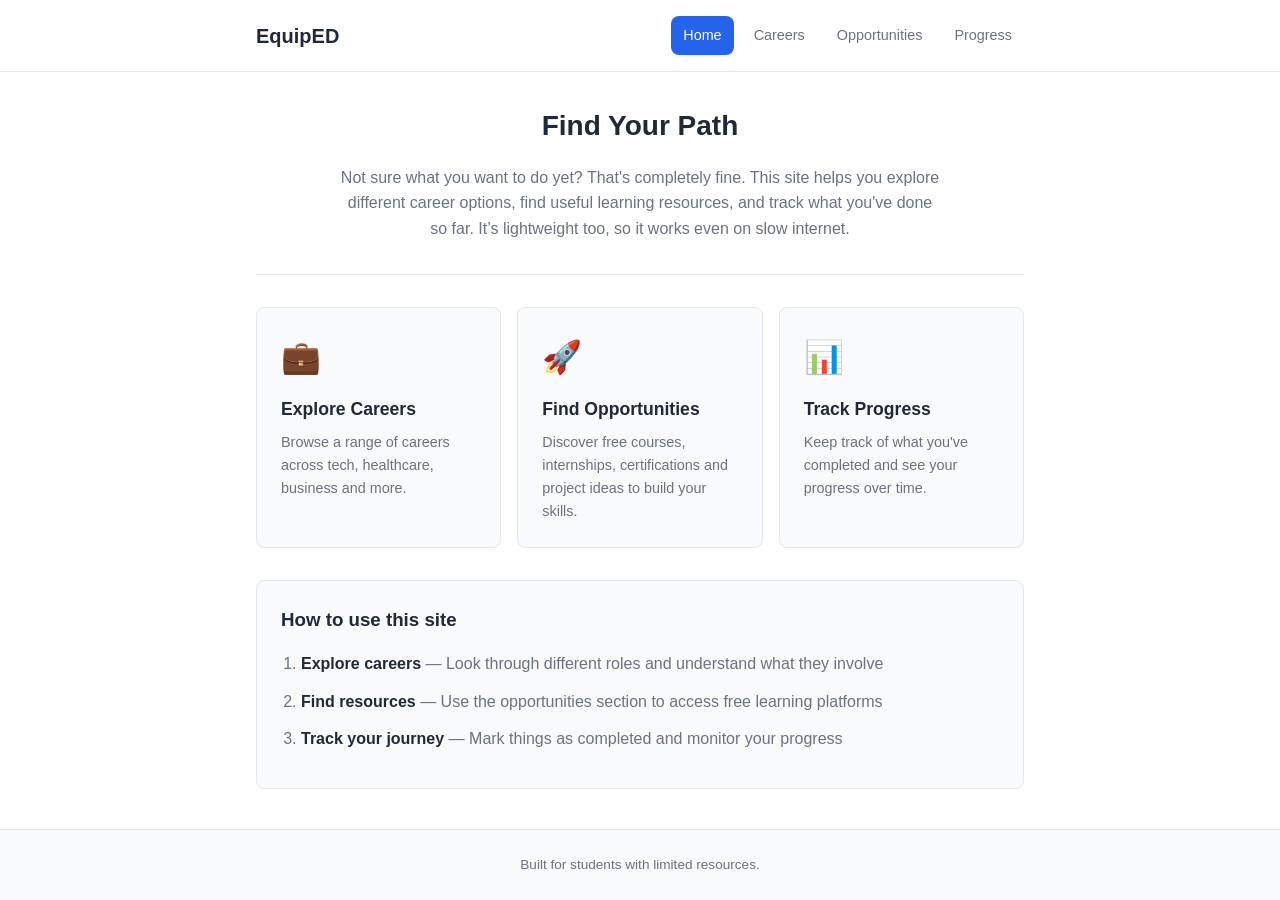
<file: index.html>
<!DOCTYPE html>
<html lang="en">
<head>
    <meta charset="UTF-8">
    <meta name="viewport" content="width=device-width, initial-scale=1.0">
    <meta name="description" content="A  guide to explore careers and opportunities for students">
    <title>EquipED</title>
    <link rel="stylesheet" href="css/styles.css">
</head>
<body>
    <header class="header">
        <div class="container">
            <h1 class="logo">EquipED</h1>
            <nav class="nav">
                <a href="index.html" class="nav-link active">Home</a>
                <a href="careers.html" class="nav-link">Careers</a>
                <a href="opportunities.html" class="nav-link">Opportunities</a>
                <a href="progress.html" class="nav-link">Progress</a>
            </nav>
        </div>
    </header>
    <main class="container">
        <!-- intro section -->
        <section class="hero">
            <h2>Find Your Path</h2>
            <p class="hero-text">
                Not sure what you want to do yet? That's completely fine.
                This site helps you explore different career options,
                find useful learning resources, and track what you've done so far.
                It’s lightweight too, so it works even on slow internet.
            </p>
        </section>
        <!-- main features -->
        <section class="features">
            <a href="careers.html" class="feature-card">
                <span class="feature-icon">💼</span>
                <h3>Explore Careers</h3>
                <p>
                    Browse a range of careers across tech, healthcare,
                    business and more.
                </p>
            </a>
            <a href="opportunities.html" class="feature-card">
                <span class="feature-icon">🚀</span>
                <h3>Find Opportunities</h3>
                <p>
                    Discover free courses, internships, certifications
                    and project ideas to build your skills.
                </p>
            </a>
            <a href="progress.html" class="feature-card">
                <span class="feature-icon">📊</span>
                <h3>Track Progress</h3>
                <p>
                    Keep track of what you've completed and see your progress
                    over time.
                </p>
            </a>
        </section>
        <!-- how to use -->
        <section class="getting-started">
            <h3>How to use this site</h3>
            <ol class="steps-list">
                <li>
                    <strong>Explore careers</strong> —
                 Look through different roles and understand what they involve
                </li>
                <li>
                    <strong>Find resources</strong> —
                    Use the opportunities section to access free learning platforms
                </li>
                <li>
                    <strong>Track your journey</strong> —
                    Mark things as completed and monitor your progress
                </li>
            </ol>
        </section>
    </main>
    <footer class="footer">
        <div class="container">
            <p>
                Built for students with limited resources.
            </p>
        </div>
    </footer>
    <script src="js/app.js"></script>
</body>
</html>
</file>
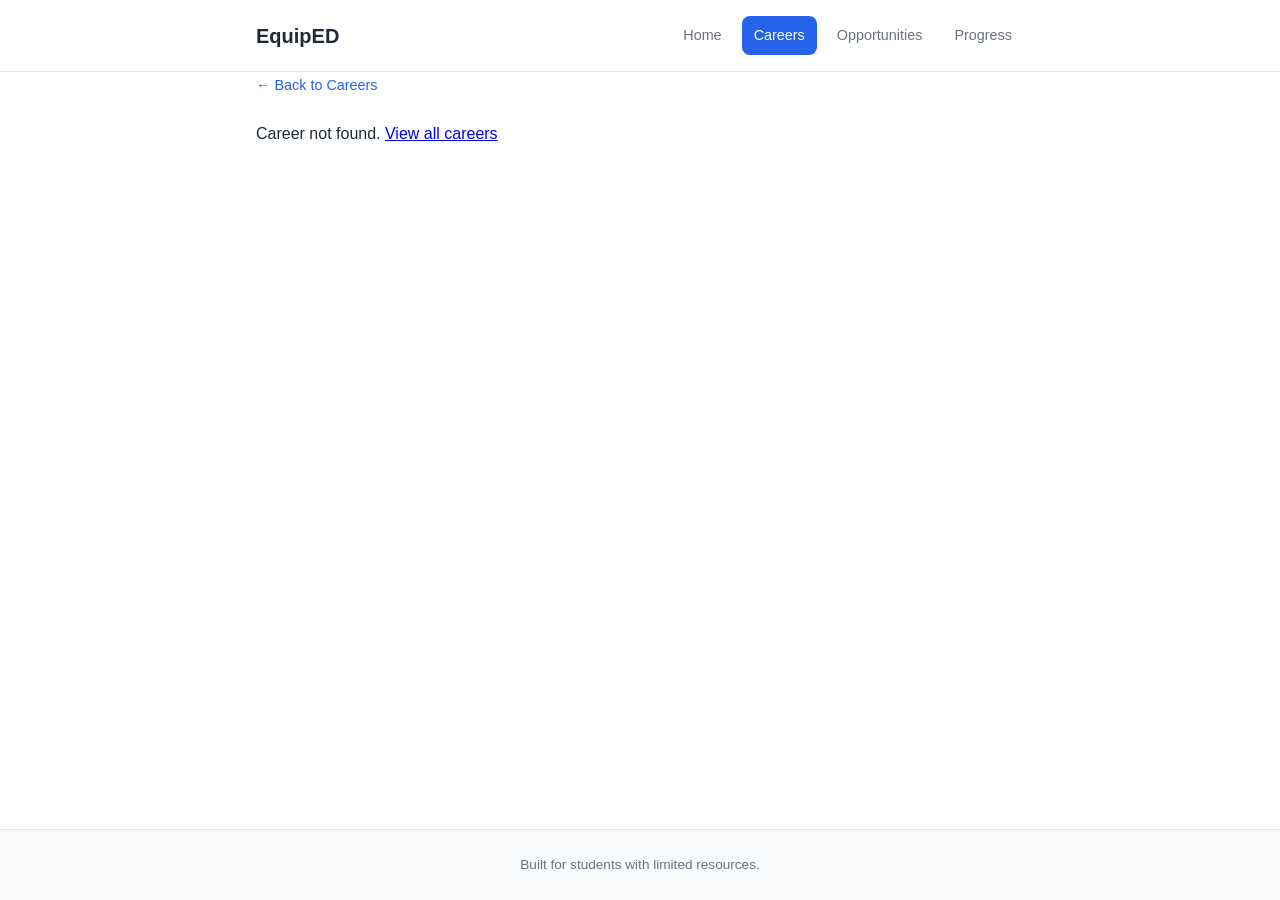
<file: career-detail.html>
<!DOCTYPE html>
<html lang="en">
<head>
    <meta charset="UTF-8">
    <meta name="viewport" content="width=device-width, initial-scale=1.0">
    <title>Career Details - EquipED</title>
    <link rel="stylesheet" href="css/styles.css">
</head>
<body>
    <header class="header">
        <div class="container">
            <h1 class="logo">EquipED</h1>
            <nav class="nav">
                <a href="index.html" class="nav-link">Home</a>
                <a href="careers.html" class="nav-link active">Careers</a>
                <a href="opportunities.html" class="nav-link">Opportunities</a>
                <a href="progress.html" class="nav-link">Progress</a>
            </nav>
        </div>
    </header>

    <main class="container">
        <a href="careers.html" class="back-link">← Back to Careers</a>
        
        <article class="career-detail" id="careerDetail">
            <!-- Career details will be loaded here by JavaScript -->
        </article>
    </main>

    <footer class="footer">
        <div class="container">
            <p>Built for students with limited resources.</p>
        </div>
    </footer>
<script src="js/app.js"></script>
    <script>
        document.addEventListener('DOMContentLoaded', function() {
            renderCareerDetail();
        });
    </script>
</body>
</html>
</file>
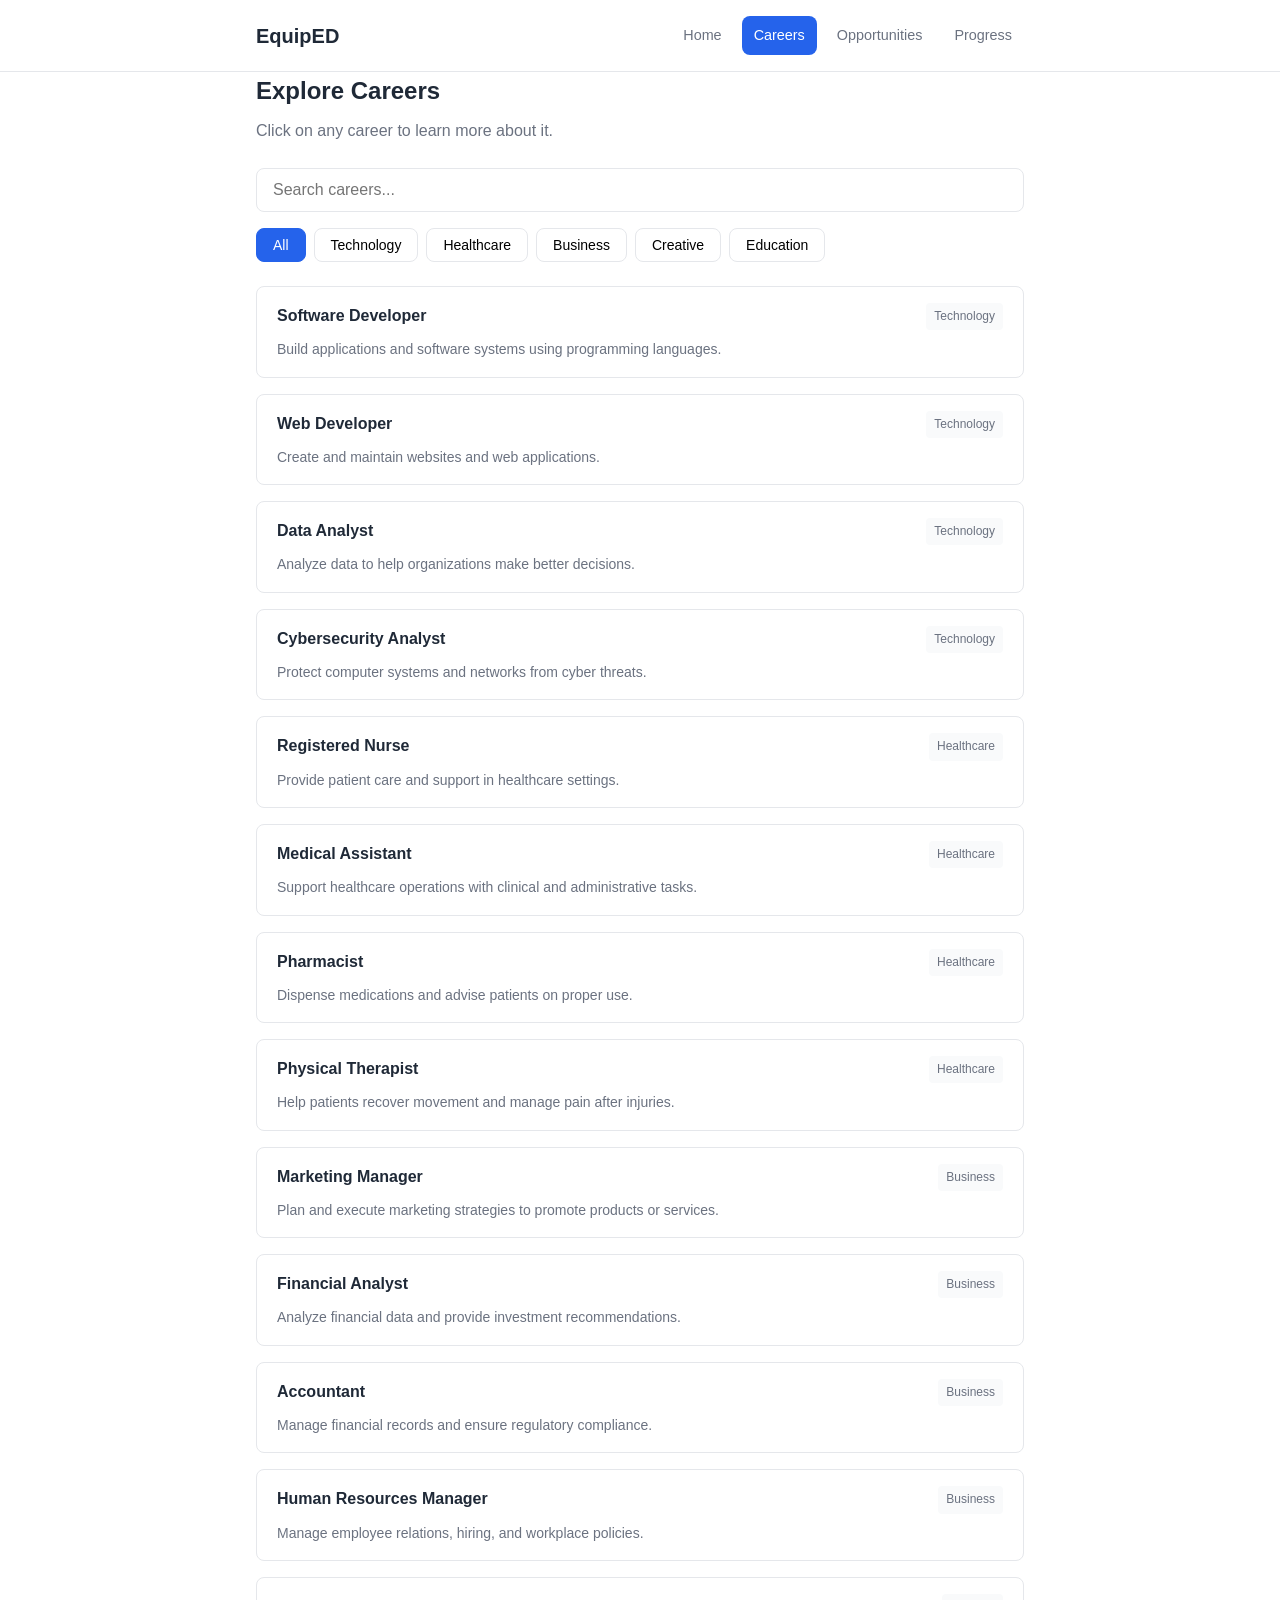
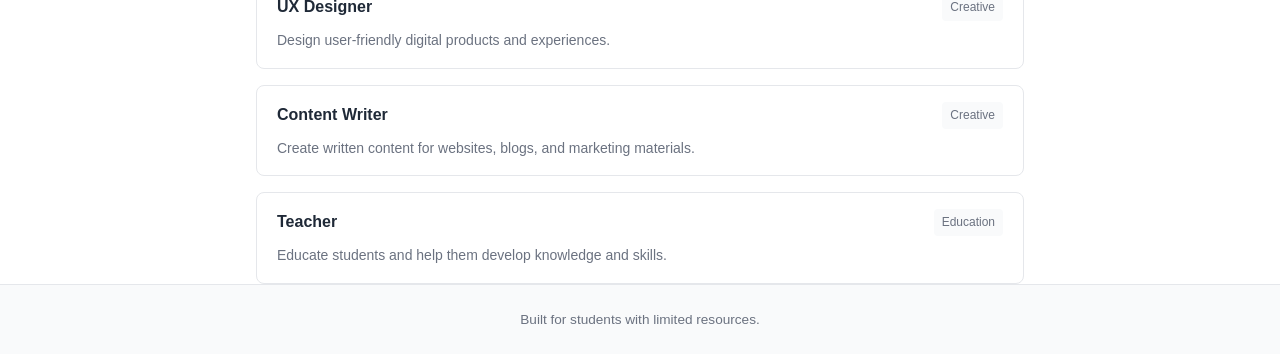
<file: careers.html>
<!DOCTYPE html>
<html lang="en">
<head>
    <meta charset="UTF-8">
    <meta name="viewport" content="width=device-width, initial-scale=1.0">
    <title>Explore Careers - EquipED</title>
    <link rel="stylesheet" href="css/styles.css">
</head>
<body>
    <header class="header">
        <div class="container">
            <h1 class="logo">EquipED</h1>
            <nav class="nav">
                <a href="index.html" class="nav-link">Home</a>
                <a href="careers.html" class="nav-link active">Careers</a>
                <a href="opportunities.html" class="nav-link">Opportunities</a>
                <a href="progress.html" class="nav-link">Progress</a>
            </nav>
        </div>
    </header>

    <main class="container">
        <section class="page-header">
            <h2>Explore Careers</h2>
            <p>Click on any career to learn more about it.</p>
        </section>

        <div class="search-box">
            <input type="text" id="careerSearch" placeholder="Search careers..." class="search-input">
        </div>

        <div class="filter-tabs">
            <button class="filter-btn active" data-filter="all">All</button>
            <button class="filter-btn" data-filter="technology">Technology</button>
            <button class="filter-btn" data-filter="healthcare">Healthcare</button>
            <button class="filter-btn" data-filter="business">Business</button>
            <button class="filter-btn" data-filter="creative">Creative</button>
            <button class="filter-btn" data-filter="education">Education</button>
        </div>

        <div class="careers-grid" id="careersGrid">
            <!-- Careers will be loaded here by JavaScript -->
        </div>
    </main>

    <footer class="footer">
        <div class="container">
            <p>Built for students with limited resources.</p>
        </div>
    </footer>
<script src="js/app.js"></script>
    <script>
        document.addEventListener('DOMContentLoaded', function() {
            renderCareers();
            setupCareerSearch();
            setupCareerFilters();
        });
    </script>
</body>
</html>
</file>
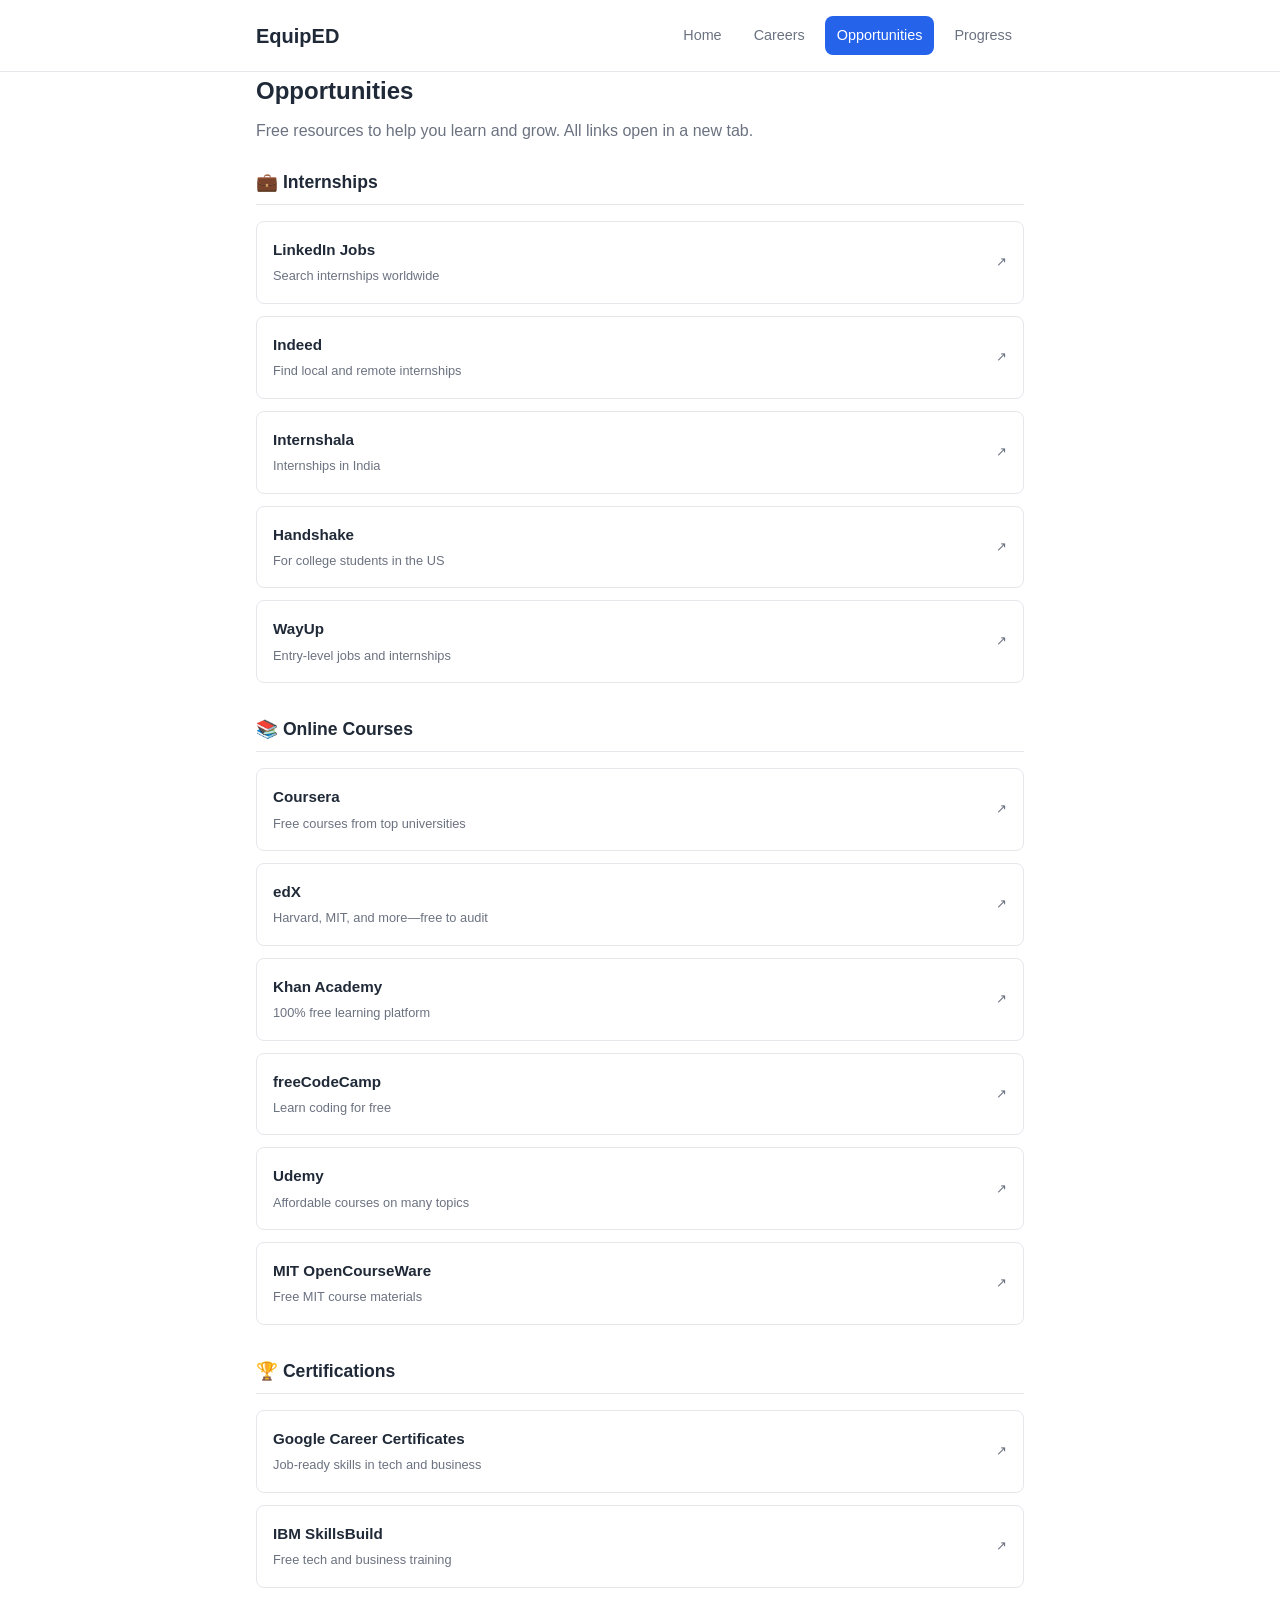
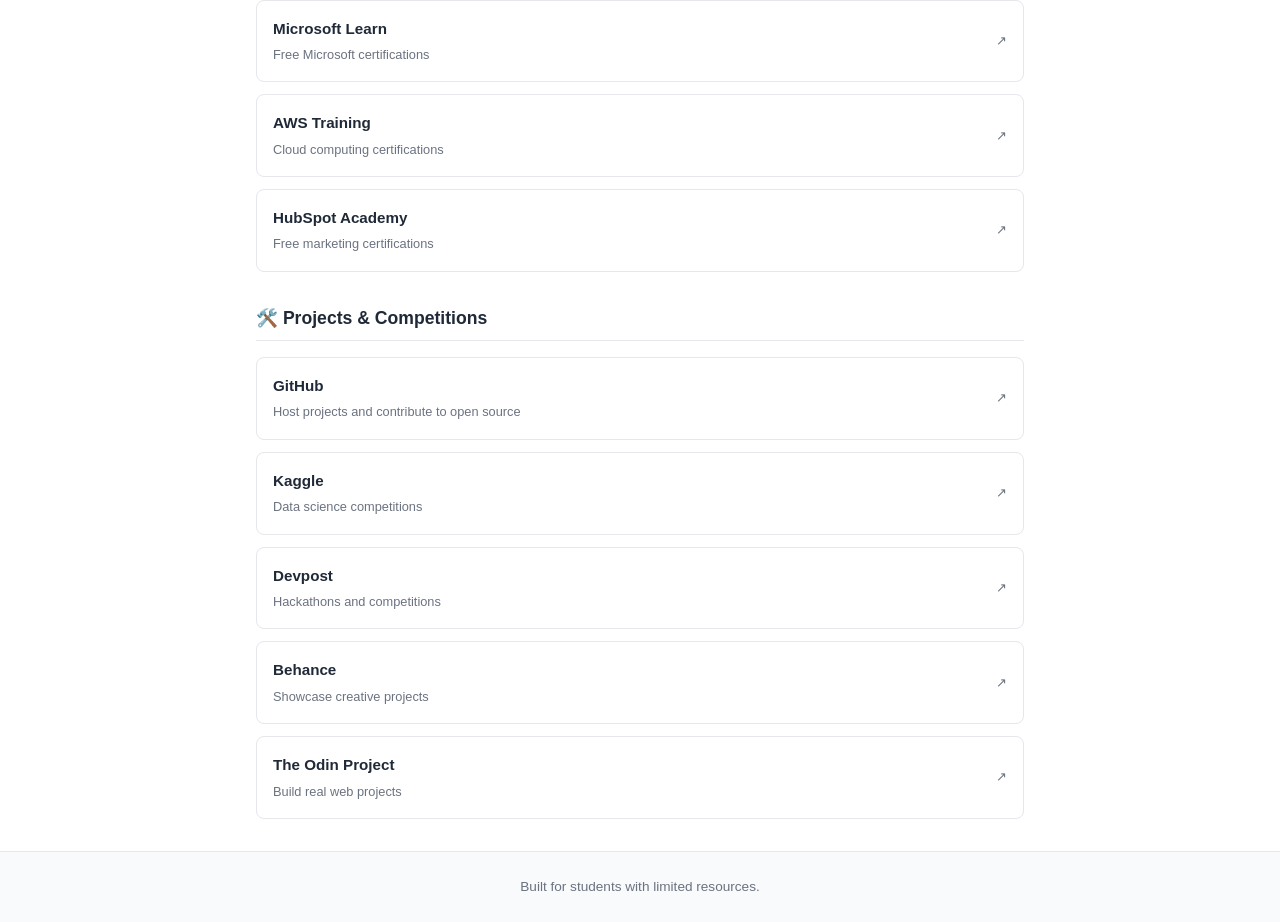
<file: opportunities.html>
<!DOCTYPE html>
<html lang="en">
<head>
    <meta charset="UTF-8">
    <meta name="viewport" content="width=device-width, initial-scale=1.0">
    <title>Opportunities - EquipED</title>
    <link rel="stylesheet" href="css/styles.css">
</head>
<body>
    <header class="header">
        <div class="container">
            <h1 class="logo">EquipED</h1>
            <nav class="nav">
                <a href="index.html" class="nav-link">Home</a>
                <a href="careers.html" class="nav-link">Careers</a>
                <a href="opportunities.html" class="nav-link active">Opportunities</a>
                <a href="progress.html" class="nav-link">Progress</a>
            </nav>
        </div>
    </header>

    <main class="container">
        <section class="page-header">
            <h2>Opportunities</h2>
            <p>Free resources to help you learn and grow. All links open in a new tab.</p>
        </section>

        <!-- Internships Section -->
        <section class="opportunity-section">
            <h3 class="section-title">💼 Internships</h3>
            <div class="opportunity-grid" id="internshipsGrid">
            </div>
        </section>
        <!-- Courses Section -->
        <section class="opportunity-section">
            <h3 class="section-title">📚 Online Courses</h3>
            <div class="opportunity-grid" id="coursesGrid">
            </div>
        </section>
        <!-- Certifications -->
        <section class="opportunity-section">
            <h3 class="section-title">🏆 Certifications</h3>
            <div class="opportunity-grid" id="certificationsGrid">
            </div>
        </section>
        <!-- Projects Section -->
        <section class="opportunity-section">
            <h3 class="section-title">🛠️ Projects & Competitions</h3>
            <div class="opportunity-grid" id="projectsGrid">
            </div>
        </section>
    </main>
    <footer class="footer">
        <div class="container">
            <p>Built for students with limited resources.</p>
        </div>
    </footer>
    <script src="js/app.js"></script>
    <script>
        document.addEventListener('DOMContentLoaded', function() {
            renderOpportunities();
        });
    </script>
</body>
</html>
</file>
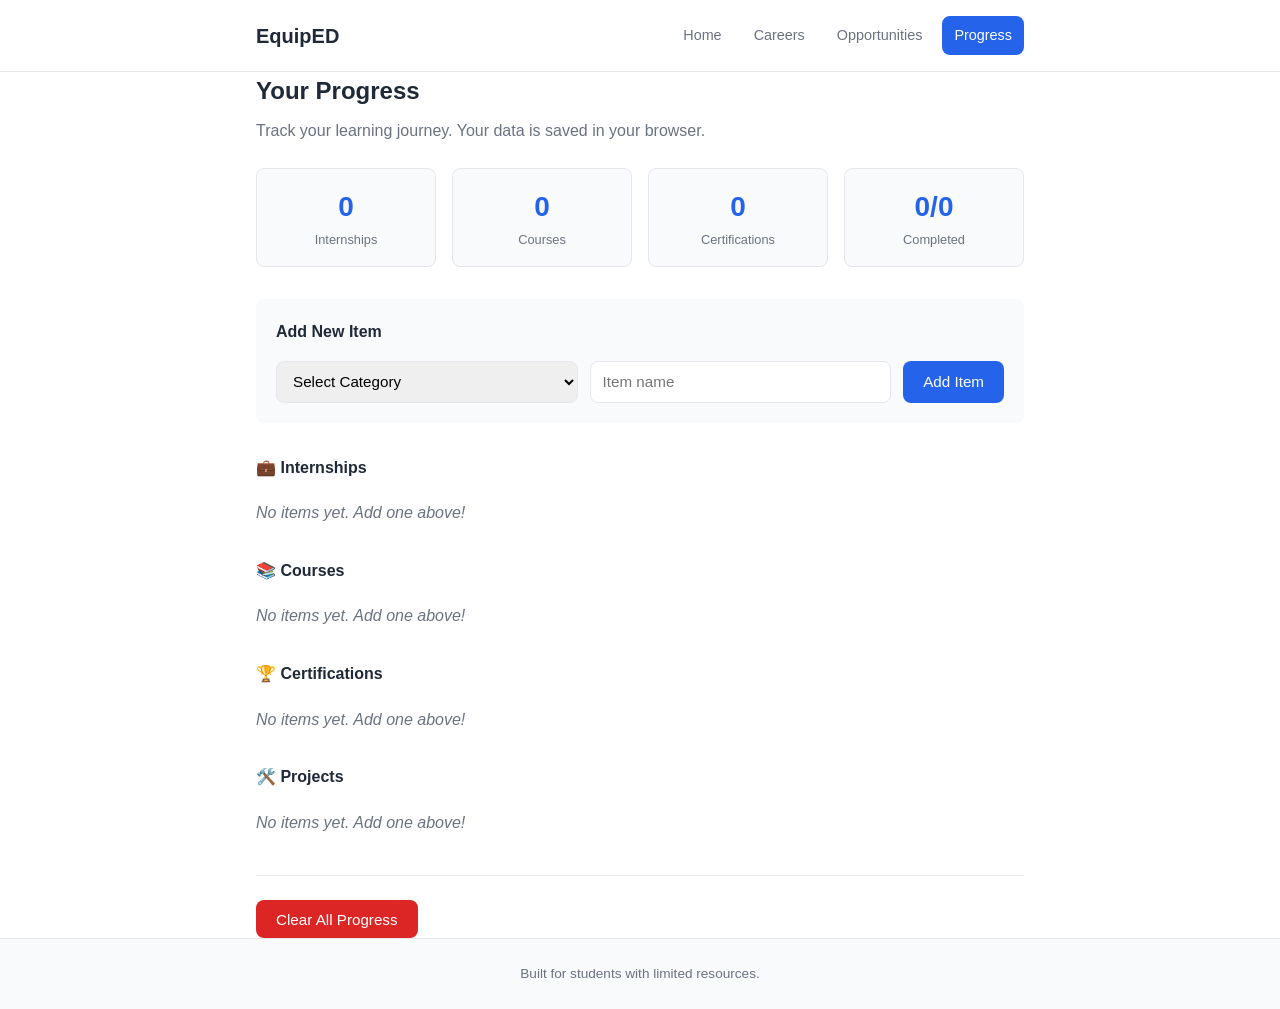
<file: progress.html>
<!DOCTYPE html>
<html lang="en">
<head>
    <meta charset="UTF-8">
    <meta name="viewport" content="width=device-width, initial-scale=1.0">
    <title>Track Progress - EquipED</title>
    <link rel="stylesheet" href="css/styles.css">
</head>
<body>
    <header class="header">
        <div class="container">
            <h1 class="logo">EquipED</h1>
            <nav class="nav">
                <a href="index.html" class="nav-link">Home</a>
                <a href="careers.html" class="nav-link">Careers</a>
                <a href="opportunities.html" class="nav-link">Opportunities</a>
                <a href="progress.html" class="nav-link active">Progress</a>
            </nav>
        </div>
    </header>

    <main class="container">
        <section class="page-header">
            <h2>Your Progress</h2>
            <p>Track your learning journey. Your data is saved in your browser.</p>
        </section>

        <!-- Progress Summary -->
        <section class="progress-summary" id="progressSummary">
            <!-- Loaded by JavaScript -->
        </section>

        <!-- Add New Item -->
        <section class="add-item-section">
            <h3>Add New Item</h3>
            <form id="addItemForm" class="add-item-form">
                <select id="itemCategory" class="form-select" required>
                    <option value="">Select Category</option>
                    <option value="internships">Internship</option>
                    <option value="courses">Course</option>
                    <option value="certifications">Certification</option>
                    <option value="projects">Project</option>
                </select>
                <input type="text" id="itemName" class="form-input" placeholder="Item name" required>
                <button type="submit" class="btn btn-primary">Add Item</button>
            </form>
        </section>

        <!-- Progress Lists -->
        <section class="progress-section">
            <h3>💼 Internships</h3>
            <ul class="progress-list" id="internshipsList">
                <!-- Loaded by JavaScript -->
            </ul>
        </section>

        <section class="progress-section">
            <h3>📚 Courses</h3>
            <ul class="progress-list" id="coursesList">
                <!-- Loaded by JavaScript -->
            </ul>
        </section>

        <section class="progress-section">
            <h3>🏆 Certifications</h3>
            <ul class="progress-list" id="certificationsList">
                <!-- Loaded by JavaScript -->
            </ul>
        </section>

        <section class="progress-section">
            <h3>🛠️ Projects</h3>
            <ul class="progress-list" id="projectsList">
                <!-- Loaded by JavaScript -->
            </ul>
        </section>

        <section class="clear-section">
            <button id="clearProgress" class="btn btn-danger">Clear All Progress</button>
        </section>
    </main>

    <footer class="footer">
        <div class="container">
            <p>Built for students with limited resources.</p>
        </div>
    </footer>

    <script src="js/app.js"></script>
    <script>
        document.addEventListener('DOMContentLoaded', function() {
            renderProgress();
            setupProgressForm();
        });
    </script>
</body>
</html>
</file>
<file: css/styles.css>
/* CSS Variables & Reset */
:root
{
    --primary: #2563eb;
    --primary-dark: #1d4ed8;
    --success: #059669;
    --danger: #dc2626;
    --warning: #d97706;
    --text: #1f2937;
    --text-light: #6b7280;
    --bg: #ffffff;
    --bg-alt: #f9fafb;
    --border: #e5e7eb;
    --shadow: 0 1px 3px rgba(0,0,0,0.1);
    --radius: 8px;
    --max-width: 800px;
}

*, *::before, *::after 
{
    box-sizing: border-box;
    margin: 0;
    padding: 0;
}

html 
{
    font-size: 16px;
    -webkit-text-size-adjust: 100%;
}

body 
{
    font-family: -apple-system, BlinkMacSystemFont, 'Segoe UI', Roboto, Oxygen, Ubuntu, sans-serif;
    line-height: 1.6;
    color: var(--text);
    background: var(--bg);
    min-height: 100vh;
    display: flex;
    flex-direction: column;
}

/* Layout*/
.container 
{
    width: 100%;
    max-width: var(--max-width);
    margin: 0 auto;
    padding: 0 1rem;
}

main 
{
    flex: 1;
    padding: 1.5rem 0 3rem;
}

/* Header & Navigation */
.header {
    background: var(--bg);
    border-bottom: 1px solid var(--border);
    padding: 1rem 0;
    position: sticky;
    top: 0;
    z-index: 100;
}

.header .container {
    display: flex;
    flex-direction: column;
    gap: 1rem;
}

.logo {
    font-size: 1.25rem;
    font-weight: 700;
    color: var(--text);
    text-decoration: none;
}

.nav {
    display: flex;
    gap: 0.5rem;
    flex-wrap: wrap;
}

.nav-link {
    padding: 0.5rem 0.75rem;
    border-radius: var(--radius);
    text-decoration: none;
    color: var(--text-light);
    font-size: 0.9rem;
    font-weight: 500;
    transition: background 0.2s, color 0.2s;
}

.nav-link:hover {
    background: var(--bg-alt);
    color: var(--text);
}

.nav-link.active {
    background: var(--primary);
    color: white;
}

@media (min-width: 600px) {
    .header .container {
        flex-direction: row;
        justify-content: space-between;
        align-items: center;
    }
}


.hero {
    text-align: center;
    padding: 2rem 0;
    border-bottom: 1px solid var(--border);
    margin-bottom: 2rem;
}

.hero h2 {
    font-size: 1.75rem;
    margin-bottom: 1rem;
    color: var(--text);
}

.hero-text {
    color: var(--text-light);
    max-width: 600px;
    margin: 0 auto;
}

/* 
   Feature Cards (Home)*/
.features {
    display: grid;
    gap: 1rem;
    margin-bottom: 2rem;
}

.feature-card {
    display: block;
    padding: 1.5rem;
    background: var(--bg-alt);
    border: 1px solid var(--border);
    border-radius: var(--radius);
    text-decoration: none;
    color: inherit;
    transition: border-color 0.2s, box-shadow 0.2s;
}

.feature-card:hover {
    border-color: var(--primary);
    box-shadow: var(--shadow);
}

.feature-icon {
    font-size: 2rem;
    display: block;
    margin-bottom: 0.75rem;
}

.feature-card h3 {
    font-size: 1.1rem;
    margin-bottom: 0.5rem;
    color: var(--text);
}

.feature-card p {
    font-size: 0.9rem;
    color: var(--text-light);
    margin: 0;
}

@media (min-width: 600px) {
    .features {
        grid-template-columns: repeat(3, 1fr);
    }
}

.getting-started {
    background: var(--bg-alt);
    padding: 1.5rem;
    border-radius: var(--radius);
    border: 1px solid var(--border);
}

.getting-started h3 {
    margin-bottom: 1rem;
}

.steps-list {
    padding-left: 1.25rem;
}

.steps-list li {
    margin-bottom: 0.75rem;
    color: var(--text-light);
}

.steps-list li strong {
    color: var(--text);
}

/*  Page Headers */
.page-header {
    margin-bottom: 1.5rem;
}

.page-header h2 {
    font-size: 1.5rem;
    margin-bottom: 0.5rem;
}

.page-header p {
    color: var(--text-light);
}

/*  Search & Filters*/
.search-box {
    margin-bottom: 1rem;
}

.search-input {
    width: 100%;
    padding: 0.75rem 1rem;
    border: 1px solid var(--border);
    border-radius: var(--radius);
    font-size: 1rem;
    transition: border-color 0.2s;
}

.search-input:focus {
    outline: none;
    border-color: var(--primary);
}

.filter-tabs {
    display: flex;
    gap: 0.5rem;
    flex-wrap: wrap;
    margin-bottom: 1.5rem;
}

.filter-btn {
    padding: 0.5rem 1rem;
    border: 1px solid var(--border);
    background: var(--bg);
    border-radius: var(--radius);
    font-size: 0.875rem;
    cursor: pointer;
    transition: all 0.2s;
}

.filter-btn:hover {
    border-color: var(--primary);
}

.filter-btn.active {
    background: var(--primary);
    color: white;
    border-color: var(--primary);
}

/* Career Cards Grid */
.careers-grid {
    display: grid;
    gap: 1rem;
}

.career-card {
    display: block;
    padding: 1rem 1.25rem;
    background: var(--bg);
    border: 1px solid var(--border);
    border-radius: var(--radius);
    text-decoration: none;
    color: inherit;
    transition: border-color 0.2s, box-shadow 0.2s;
}

.career-card:hover {
    border-color: var(--primary);
    box-shadow: var(--shadow);
}

.career-card-header {
    display: flex;
    justify-content: space-between;
    align-items: flex-start;
    gap: 1rem;
    margin-bottom: 0.5rem;
}

.career-card h3 {
    font-size: 1rem;
    margin: 0;
}

.career-tag {
    font-size: 0.75rem;
    padding: 0.25rem 0.5rem;
    background: var(--bg-alt);
    border-radius: 4px;
    color: var(--text-light);
    white-space: nowrap;
}

.career-card p {
    font-size: 0.875rem;
    color: var(--text-light);
    margin: 0;
}

.hidden {
    display: none !important;
}

/*Career Detail Page */
.back-link {
    display: inline-block;
    margin-bottom: 1.5rem;
    color: var(--primary);
    text-decoration: none;
    font-size: 0.9rem;
}

.back-link:hover {
    text-decoration: underline;
}

.career-detail h2 {
    font-size: 1.5rem;
    margin-bottom: 0.5rem;
}

.career-detail .career-tag {
    display: inline-block;
    margin-bottom: 1rem;
}

.career-detail-section {
    margin-bottom: 1.5rem;
}

.career-detail-section h3 {
    font-size: 1rem;
    color: var(--text);
    margin-bottom: 0.5rem;
    padding-bottom: 0.25rem;
    border-bottom: 2px solid var(--primary);
    display: inline-block;
}

.career-detail-section p,
.career-detail-section ul {
    color: var(--text-light);
}

.career-detail-section ul {
    padding-left: 1.25rem;
}

.career-detail-section li {
    margin-bottom: 0.25rem;
}

.salary-badge {
    display: inline-block;
    background: var(--success);
    color: white;
    padding: 0.5rem 1rem;
    border-radius: var(--radius);
    font-weight: 600;
}

.related-careers {
    display: flex;
    flex-wrap: wrap;
    gap: 0.5rem;
}

.related-career-link {
    padding: 0.5rem 0.75rem;
    background: var(--bg-alt);
    border: 1px solid var(--border);
    border-radius: var(--radius);
    text-decoration: none;
    color: var(--text);
    font-size: 0.875rem;
    transition: border-color 0.2s;
}

.related-career-link:hover {
    border-color: var(--primary);
}

/* Opportunities Page*/
.opportunity-section {
    margin-bottom: 2rem;
}

.section-title {
    font-size: 1.1rem;
    margin-bottom: 1rem;
    padding-bottom: 0.5rem;
    border-bottom: 1px solid var(--border);
}

.opportunity-grid {
    display: grid;
    gap: 0.75rem;
}

.opportunity-card {
    display: flex;
    justify-content: space-between;
    align-items: center;
    gap: 1rem;
    padding: 1rem;
    background: var(--bg);
    border: 1px solid var(--border);
    border-radius: var(--radius);
    text-decoration: none;
    color: inherit;
    transition: border-color 0.2s;
}

.opportunity-card:hover {
    border-color: var(--primary);
}

.opportunity-info h4 {
    font-size: 0.95rem;
    margin-bottom: 0.25rem;
}

.opportunity-info p {
    font-size: 0.8rem;
    color: var(--text-light);
    margin: 0;
}

.external-icon {
    color: var(--text-light);
    font-size: 0.8rem;
    flex-shrink: 0;
}

/* Progress Page*/
.progress-summary {
    display: grid;
    grid-template-columns: repeat(2, 1fr);
    gap: 1rem;
    margin-bottom: 2rem;
}

@media (min-width: 500px) {
    .progress-summary {
        grid-template-columns: repeat(4, 1fr);
    }
}

.summary-card {
    text-align: center;
    padding: 1rem;
    background: var(--bg-alt);
    border: 1px solid var(--border);
    border-radius: var(--radius);
}

.summary-number {
    font-size: 1.75rem;
    font-weight: 700;
    color: var(--primary);
}

.summary-label {
    font-size: 0.8rem;
    color: var(--text-light);
}

.add-item-section {
    background: var(--bg-alt);
    padding: 1.25rem;
    border-radius: var(--radius);
    margin-bottom: 2rem;
}

.add-item-section h3 {
    font-size: 1rem;
    margin-bottom: 1rem;
}

.add-item-form {
    display: flex;
    flex-direction: column;
    gap: 0.75rem;
}

@media (min-width: 500px) {
    .add-item-form {
        flex-direction: row;
    }
    
    .add-item-form .form-select,
    .add-item-form .form-input {
        flex: 1;
    }
}

.form-select,
.form-input {
    padding: 0.65rem 0.75rem;
    border: 1px solid var(--border);
    border-radius: var(--radius);
    font-size: 0.95rem;
}

.form-select:focus,
.form-input:focus {
    outline: none;
    border-color: var(--primary);
}

.progress-section {
    margin-bottom: 1.5rem;
}

.progress-section h3 {
    font-size: 1rem;
    margin-bottom: 0.75rem;
}

.progress-list {
    list-style: none;
}

.progress-item {
    display: flex;
    align-items: center;
    gap: 0.75rem;
    padding: 0.75rem;
    border: 1px solid var(--border);
    border-radius: var(--radius);
    margin-bottom: 0.5rem;
    background: var(--bg);
}

.progress-item.completed {
    background: #ecfdf5;
    border-color: var(--success);
}

.progress-item.completed .item-name {
    text-decoration: line-through;
    color: var(--text-light);
}

.item-checkbox {
    width: 20px;
    height: 20px;
    cursor: pointer;
    accent-color: var(--success);
}

.item-name {
    flex: 1;
    font-size: 0.95rem;
}

.item-delete {
    background: none;
    border: none;
    color: var(--danger);
    cursor: pointer;
    padding: 0.25rem;
    font-size: 1.1rem;
    opacity: 0.6;
    transition: opacity 0.2s;
}

.item-delete:hover {
    opacity: 1;
}

.empty-message {
    color: var(--text-light);
    font-style: italic;
    padding: 0.5rem 0;
}

.clear-section {
    margin-top: 2rem;
    padding-top: 1.5rem;
    border-top: 1px solid var(--border);
}

/* Buttons*/
.btn {
    display: inline-block;
    padding: 0.65rem 1.25rem;
    border: none;
    border-radius: var(--radius);
    font-size: 0.95rem;
    font-weight: 500;
    cursor: pointer;
    text-decoration: none;
    transition: background 0.2s;
}

.btn-primary {
    background: var(--primary);
    color: white;
}

.btn-primary:hover {
    background: var(--primary-dark);
}

.btn-danger {
    background: var(--danger);
    color: white;
}

.btn-danger:hover {
    background: #b91c1c;
}

.footer {
    background: var(--bg-alt);
    border-top: 1px solid var(--border);
    padding: 1.5rem 0;
    margin-top: auto;
}

.footer p {
    text-align: center;
    color: var(--text-light);
    font-size: 0.85rem;
    margin: 0;

.sr-only {
    position: absolute;
    width: 1px;
    height: 1px;
    padding: 0;
    margin: -1px;
    overflow: hidden;
    clip: rect(0, 0, 0, 0);
    border: 0;
}
</file>
